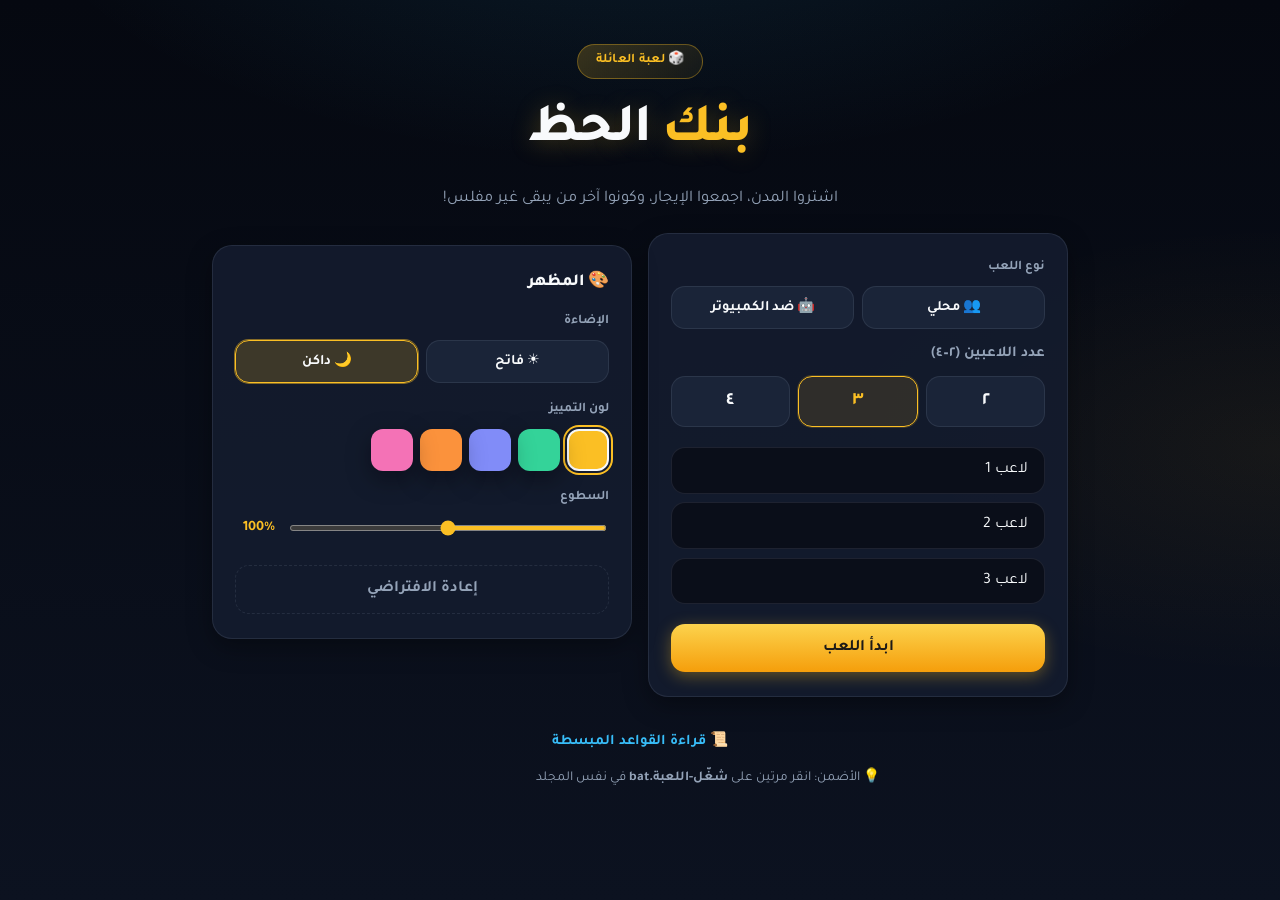
<file: index.html>
<!DOCTYPE html>
<html lang="ar" dir="rtl">
<head>
  <meta charset="UTF-8" />
  <meta name="viewport" content="width=device-width, initial-scale=1, viewport-fit=cover" />
  <meta name="theme-color" content="#0c1220" />
  <title>بنك الحظ — لعبة العائلة</title>
  <link rel="preconnect" href="https://fonts.googleapis.com" />
  <link rel="preconnect" href="https://fonts.gstatic.com" crossorigin />
  <link href="https://fonts.googleapis.com/css2?family=Tajawal:wght@400;500;700;800&display=swap" rel="stylesheet" />
  <script>
    (function () {
      try {
        var p = JSON.parse(localStorage.getItem("bankAlHazz_appearance_v1") || "{}");
        var r = document.documentElement;
        r.dataset.theme = p.theme || "dark";
        r.dataset.accent = p.accent || "gold";
        if (p.brightness) r.style.setProperty("--ui-bright", String(p.brightness / 100));
      } catch (e) {}
    })();
  </script>
  <style>
:root {
  --radius: 14px;
  --radius-lg: 20px;
  --ease-out: cubic-bezier(0.22, 1, 0.36, 1);
  --board-size: min(94vw, 580px);
  --ui-bright: 1;
  --glow: rgba(251, 191, 36, 0.15);
  font-family: "Tajawal", "Segoe UI", Tahoma, system-ui, sans-serif;
}

html[data-theme="dark"] {
  color-scheme: dark;
  --bg-deep: #050810;
  --bg: #0c1220;
  --surface: #141c2e;
  --surface-2: #1a2438;
  --surface-glass: rgba(20, 28, 46, 0.92);
  --border: rgba(148, 163, 184, 0.14);
  --text: #f8fafc;
  --text-muted: #94a3b8;
  --text-dim: #64748b;
  --accent: #38bdf8;
  --success: #4ade80;
  --danger: #fb7185;
  --board-frame: #0d3d2a;
  --board-inner: #115e3a;
  --cell-bg: #fffdf7;
  --cell-text: #0f172a;
  --shadow: 0 20px 50px rgba(0, 0, 0, 0.55);
  --shadow-soft: 0 8px 24px rgba(0, 0, 0, 0.35);
  --hero-glow: rgba(56, 189, 248, 0.12);
  --hero-glow-2: rgba(251, 191, 36, 0.06);
  --die-face: linear-gradient(145deg, #ffffff, #f1f5f9);
  --die-text: #0f172a;
  --die-shadow: #cbd5e1;
}

html[data-theme="light"] {
  color-scheme: light;
  --bg-deep: #e2e8f0;
  --bg: #f1f5f9;
  --surface: #ffffff;
  --surface-2: #f8fafc;
  --surface-glass: rgba(255, 255, 255, 0.94);
  --border: rgba(15, 23, 42, 0.1);
  --text: #0f172a;
  --text-muted: #475569;
  --text-dim: #64748b;
  --accent: #0284c7;
  --success: #059669;
  --danger: #e11d48;
  --board-frame: #166534;
  --board-inner: #15803d;
  --cell-bg: #fffef9;
  --cell-text: #0f172a;
  --shadow: 0 16px 40px rgba(15, 23, 42, 0.12);
  --shadow-soft: 0 6px 20px rgba(15, 23, 42, 0.08);
  --hero-glow: rgba(2, 132, 199, 0.08);
  --hero-glow-2: rgba(245, 158, 11, 0.08);
  --die-face: linear-gradient(145deg, #fff, #f8fafc);
  --die-text: #0f172a;
  --die-shadow: #94a3b8;
}

html[data-accent="gold"] {
  --primary: #fbbf24;
  --primary-hover: #f59e0b;
  --border-strong: rgba(251, 191, 36, 0.5);
  --glow: rgba(251, 191, 36, 0.18);
}

html[data-accent="emerald"] {
  --primary: #34d399;
  --primary-hover: #10b981;
  --border-strong: rgba(52, 211, 153, 0.5);
  --glow: rgba(52, 211, 153, 0.18);
}

html[data-accent="royal"] {
  --primary: #818cf8;
  --primary-hover: #6366f1;
  --border-strong: rgba(129, 140, 248, 0.5);
  --glow: rgba(129, 140, 248, 0.2);
}

html[data-accent="sunset"] {
  --primary: #fb923c;
  --primary-hover: #ea580c;
  --border-strong: rgba(251, 146, 60, 0.5);
  --glow: rgba(251, 146, 60, 0.18);
}

html[data-accent="rose"] {
  --primary: #f472b6;
  --primary-hover: #ec4899;
  --border-strong: rgba(244, 114, 182, 0.5);
  --glow: rgba(244, 114, 182, 0.18);
}

*,
*::before,
*::after {
  box-sizing: border-box;
}

html {
  scroll-behavior: smooth;
}

body {
  margin: 0;
  min-height: 100dvh;
  min-height: 100svh;
  background:
    radial-gradient(ellipse 90% 60% at 50% -15%, var(--hero-glow), transparent 55%),
    radial-gradient(ellipse 70% 50% at 100% 50%, var(--hero-glow-2), transparent 50%),
    linear-gradient(180deg, var(--bg-deep) 0%, var(--bg) 100%);
  color: var(--text);
  line-height: 1.55;
  -webkit-font-smoothing: antialiased;
  transition: background 0.35s var(--ease-out), color 0.25s;
}

#app {
  max-width: 1240px;
  margin: 0 auto;
  padding: max(0.75rem, env(safe-area-inset-top)) max(1rem, env(safe-area-inset-right))
    max(2rem, env(safe-area-inset-bottom)) max(1rem, env(safe-area-inset-left));
  filter: brightness(var(--ui-bright));
  transition: filter 0.25s var(--ease-out);
}

.screen {
  display: none;
  opacity: 0;
  transform: translateY(12px);
}

.screen.active {
  display: block;
  animation: screenIn 0.45s var(--ease-out) forwards;
}

@keyframes screenIn {
  to {
    opacity: 1;
    transform: none;
  }
}

.hero {
  text-align: center;
  padding: 2rem 0 1.25rem;
}

.hero-badge {
  display: inline-flex;
  align-items: center;
  gap: 0.35rem;
  background: linear-gradient(135deg, rgba(251, 191, 36, 0.2), rgba(251, 191, 36, 0.05));
  border: 1px solid rgba(251, 191, 36, 0.35);
  padding: 0.4rem 1.1rem;
  border-radius: 999px;
  font-size: 0.82rem;
  font-weight: 700;
  color: var(--primary);
  letter-spacing: 0.02em;
}

.hero h1 {
  font-size: clamp(2.4rem, 9vw, 3.4rem);
  font-weight: 800;
  margin: 0.65rem 0 0;
  letter-spacing: -0.02em;
  color: var(--text);
  text-shadow: 0 2px 24px rgba(251, 191, 36, 0.25);
}

.hero h1 span {
  color: var(--primary);
}

.hero-sub {
  color: var(--text-muted);
  max-width: 30rem;
  margin: 0.85rem auto 0;
  font-size: 1.02rem;
}

.card {
  background: var(--surface-glass);
  backdrop-filter: blur(12px);
  border-radius: var(--radius-lg);
  padding: 1.5rem 1.35rem;
  box-shadow: var(--shadow-soft);
  border: 1px solid var(--border);
}

.setup-card {
  max-width: 440px;
  margin: 0 auto 1rem;
}

.field-label {
  display: block;
  font-weight: 700;
  font-size: 0.95rem;
  color: var(--text-muted);
  margin-bottom: 0.65rem;
}

.player-count {
  display: grid;
  grid-template-columns: repeat(3, 1fr);
  gap: 0.5rem;
  margin-bottom: 1.25rem;
}

.count-btn {
  padding: 0.8rem;
  border: 1px solid var(--border);
  background: var(--surface-2);
  color: var(--text);
  border-radius: var(--radius);
  font-family: inherit;
  font-size: 1.2rem;
  font-weight: 700;
  cursor: pointer;
  transition: border-color 0.2s, background 0.2s, transform 0.15s var(--ease-out);
}

.count-btn:hover {
  border-color: rgba(56, 189, 248, 0.5);
  transform: translateY(-1px);
}

.count-btn.selected {
  border-color: var(--primary);
  background: rgba(251, 191, 36, 0.12);
  color: var(--primary);
  box-shadow: 0 0 0 1px rgba(251, 191, 36, 0.2);
}

.name-fields {
  display: flex;
  flex-direction: column;
  gap: 0.55rem;
  margin-bottom: 1.25rem;
}

.name-fields input {
  width: 100%;
  padding: 0.8rem 1rem;
  border-radius: var(--radius);
  border: 1px solid var(--border);
  background: rgba(5, 8, 16, 0.6);
  color: var(--text);
  font-family: inherit;
  font-size: 1rem;
  transition: border-color 0.2s, box-shadow 0.2s;
}

.name-fields input:focus {
  outline: none;
  border-color: var(--accent);
  box-shadow: 0 0 0 3px rgba(56, 189, 248, 0.15);
}

.setup-actions {
  display: flex;
  flex-direction: column;
  gap: 0.55rem;
}

.btn {
  padding: 0.9rem 1.35rem;
  border: none;
  border-radius: var(--radius);
  font-family: inherit;
  font-size: 1rem;
  font-weight: 700;
  cursor: pointer;
  transition: transform 0.15s var(--ease-out), box-shadow 0.2s, filter 0.2s;
}

.btn:hover:not(:disabled) {
  filter: brightness(1.06);
  transform: translateY(-1px);
}

.btn:active:not(:disabled) {
  transform: scale(0.98);
}

.btn-primary {
  background: linear-gradient(180deg, #fcd34d 0%, var(--primary-hover) 100%);
  color: #1c1917;
  box-shadow: 0 4px 16px rgba(251, 191, 36, 0.35);
}

.btn-secondary {
  background: var(--surface-2);
  color: var(--text);
  border: 1px solid var(--border);
}

.link-btn {
  display: block;
  margin: 1rem auto 0;
  background: none;
  border: none;
  color: var(--accent);
  font-family: inherit;
  font-size: 0.92rem;
  font-weight: 600;
  cursor: pointer;
}

.link-btn:hover {
  text-decoration: underline;
}

.hidden {
  display: none !important;
}

/* ——— اللعب ——— */
.game-topbar {
  display: flex;
  align-items: center;
  justify-content: space-between;
  margin-bottom: 1rem;
  padding: 0.65rem 0.85rem;
  background: var(--surface-glass);
  border: 1px solid var(--border);
  border-radius: var(--radius-lg);
  backdrop-filter: blur(8px);
}

.topbar-title {
  font-weight: 800;
  font-size: 1.05rem;
  display: flex;
  align-items: center;
  gap: 0.45rem;
}

.topbar-actions {
  display: flex;
  gap: 0.4rem;
}

.icon-btn {
  width: 40px;
  height: 40px;
  border-radius: 10px;
  border: 1px solid var(--border);
  background: var(--surface-2);
  cursor: pointer;
  font-size: 1rem;
  transition: background 0.2s, transform 0.15s;
}

.icon-btn:hover {
  background: var(--surface);
  transform: scale(1.05);
}

.icon-btn.danger:hover {
  background: rgba(251, 113, 133, 0.15);
  border-color: rgba(251, 113, 133, 0.35);
}

.game-layout {
  display: grid;
  gap: 1rem;
  grid-template-columns: 1fr;
}

@media (min-width: 920px) {
  .game-layout {
    grid-template-columns: minmax(260px, 300px) 1fr;
    align-items: start;
  }
}

.sidebar {
  display: flex;
  flex-direction: column;
  gap: 0.55rem;
}

@media (max-width: 919px) {
  .game-layout {
    grid-template-areas:
      "board"
      "players"
      "log";
  }

  .board-wrap {
    grid-area: board;
  }

  .sidebar {
    grid-area: players;
    flex-direction: row;
    overflow-x: auto;
    gap: 0.5rem;
    padding-bottom: 0.35rem;
    scroll-snap-type: x mandatory;
    -webkit-overflow-scrolling: touch;
  }

  .sidebar-title {
    display: none;
  }

  .player-card {
    min-width: min(78vw, 260px);
    flex-shrink: 0;
    scroll-snap-align: start;
  }

  #log-panel {
    grid-area: log;
  }

  --board-size: min(98vw, 540px);
}

.sidebar-title {
  font-size: 0.75rem;
  font-weight: 700;
  text-transform: uppercase;
  letter-spacing: 0.08em;
  color: var(--text-dim);
  padding: 0 0.25rem 0.35rem;
}

.player-card {
  background: var(--surface);
  border-radius: var(--radius);
  padding: 0.9rem 1rem;
  border: 1px solid var(--border);
  border-right: 4px solid transparent;
  transition: border-color 0.25s, box-shadow 0.25s, transform 0.25s var(--ease-out);
}

.player-card.active-turn {
  border-color: var(--border-strong);
  border-right-color: var(--primary);
  box-shadow: 0 0 24px rgba(251, 191, 36, 0.12);
  transform: translateX(-2px);
}

.player-card.bankrupt {
  opacity: 0.35;
  filter: grayscale(0.8);
}

.player-head {
  display: flex;
  align-items: center;
  gap: 0.55rem;
  margin-bottom: 0.4rem;
}

.player-token {
  width: 32px;
  height: 32px;
  border-radius: 10px;
  display: grid;
  place-items: center;
  font-size: 0.75rem;
  font-weight: 800;
  color: #fff;
  box-shadow: inset 0 -2px 0 rgba(0, 0, 0, 0.15);
}

.player-name {
  font-weight: 700;
  flex: 1;
  font-size: 0.98rem;
}

.player-money {
  font-size: 1.25rem;
  font-weight: 800;
  color: var(--primary);
  font-variant-numeric: tabular-nums;
}

.player-meta {
  font-size: 0.78rem;
  color: var(--text-dim);
  margin-top: 0.15rem;
}

.player-props {
  display: flex;
  flex-wrap: wrap;
  gap: 0.3rem;
  margin-top: 0.45rem;
}

.player-props span {
  display: inline-block;
  background: rgba(0, 0, 0, 0.25);
  border: 1px solid var(--border);
  padding: 0.2rem 0.45rem;
  border-radius: 6px;
  font-size: 0.68rem;
  color: var(--text-muted);
}

.player-props .empty {
  border-style: dashed;
  opacity: 0.7;
}

.board-wrap {
  display: flex;
  flex-direction: column;
  align-items: center;
  gap: 0.85rem;
}

.board {
  --cell: calc(var(--board-size) / 8);
  width: var(--board-size);
  height: var(--board-size);
  display: grid;
  grid-template-columns: var(--cell) repeat(6, var(--cell)) var(--cell);
  grid-template-rows: var(--cell) repeat(6, var(--cell)) var(--cell);
  gap: 3px;
  background: linear-gradient(145deg, var(--board-inner), var(--board-frame));
  border-radius: 16px;
  padding: 8px;
  box-shadow: var(--shadow), inset 0 1px 0 rgba(255, 255, 255, 0.08);
  position: relative;
}

.cell {
  background: var(--cell-bg);
  color: var(--cell-text);
  border-radius: 6px;
  font-size: clamp(0.5rem, 2vw, 0.68rem);
  padding: 3px 2px;
  position: relative;
  overflow: hidden;
  display: flex;
  flex-direction: column;
  min-height: 0;
  border: 1px solid rgba(15, 23, 42, 0.08);
  transition: transform 0.2s var(--ease-out), box-shadow 0.2s;
}

.cell.cell-focus {
  z-index: 2;
  transform: scale(1.06);
  box-shadow: 0 0 0 2px var(--primary), 0 8px 20px rgba(251, 191, 36, 0.35);
  animation: cellPulse 0.6s var(--ease-out);
}

@keyframes cellPulse {
  0% {
    box-shadow: 0 0 0 0 rgba(251, 191, 36, 0.6);
  }
  100% {
    box-shadow: 0 0 0 2px var(--primary), 0 8px 20px rgba(251, 191, 36, 0.35);
  }
}

.cell.corner {
  background: linear-gradient(160deg, #fef3c7, #fde68a);
  font-weight: 800;
  justify-content: center;
  align-items: center;
  text-align: center;
}

.cell.special {
  background: linear-gradient(180deg, #f1f5f9, #e2e8f0);
}

.cell .color-bar {
  height: 8px;
  width: 100%;
  flex-shrink: 0;
  border-radius: 4px 4px 0 0;
}

.cell .cell-name {
  flex: 1;
  display: flex;
  align-items: center;
  justify-content: center;
  text-align: center;
  font-weight: 700;
  line-height: 1.2;
  padding: 2px 1px;
}

.cell .cell-price {
  font-size: 0.58em;
  font-weight: 600;
  color: #64748b;
  text-align: center;
  padding-bottom: 2px;
}

.cell-owned {
  background: #fffef5;
}

.cell .owner-mark {
  position: absolute;
  top: 2px;
  left: 2px;
  width: 6px;
  height: 6px;
  border-radius: 50%;
  box-shadow: 0 0 0 1px rgba(0, 0, 0, 0.15);
}

.cell .tokens {
  position: absolute;
  bottom: 2px;
  left: 2px;
  right: 2px;
  display: flex;
  flex-wrap: wrap;
  gap: 2px;
  justify-content: center;
  min-height: 12px;
}

.mini-token {
  width: 11px;
  height: 11px;
  border-radius: 50%;
  border: 1.5px solid #fff;
  box-shadow: 0 1px 3px rgba(0, 0, 0, 0.35);
  transition: transform 0.15s var(--ease-out);
}

.cell-focus .mini-token {
  transform: scale(1.15);
}

.board-center {
  grid-column: 2 / 8;
  grid-row: 2 / 8;
  background:
    radial-gradient(circle at 50% 30%, rgba(251, 191, 36, 0.08), transparent 55%),
    linear-gradient(165deg, #0f172a 0%, #1e293b 100%);
  border-radius: 12px;
  display: flex;
  flex-direction: column;
  align-items: center;
  justify-content: center;
  color: var(--text);
  text-align: center;
  padding: 1rem;
  border: 1px solid var(--border);
}

.board-center h2 {
  margin: 0;
  font-size: clamp(1.1rem, 4vw, 1.5rem);
  font-weight: 800;
  color: var(--primary);
}

.board-center .center-turn {
  margin-top: 0.75rem;
  padding: 0.5rem 0.85rem;
  background: rgba(0, 0, 0, 0.35);
  border-radius: 999px;
  font-size: 0.8rem;
  border: 1px solid var(--border);
  max-width: 100%;
}

.board-center .center-turn strong {
  color: var(--text);
}

.cell[data-i="0"] { grid-column: 8; grid-row: 8; }
.cell[data-i="1"] { grid-column: 7; grid-row: 8; }
.cell[data-i="2"] { grid-column: 6; grid-row: 8; }
.cell[data-i="3"] { grid-column: 5; grid-row: 8; }
.cell[data-i="4"] { grid-column: 4; grid-row: 8; }
.cell[data-i="5"] { grid-column: 3; grid-row: 8; }
.cell[data-i="6"] { grid-column: 2; grid-row: 8; }
.cell[data-i="7"] { grid-column: 1; grid-row: 8; }
.cell[data-i="8"] { grid-column: 1; grid-row: 7; }
.cell[data-i="9"] { grid-column: 1; grid-row: 6; }
.cell[data-i="10"] { grid-column: 1; grid-row: 5; }
.cell[data-i="11"] { grid-column: 1; grid-row: 4; }
.cell[data-i="12"] { grid-column: 1; grid-row: 3; }
.cell[data-i="13"] { grid-column: 1; grid-row: 2; }
.cell[data-i="14"] { grid-column: 1; grid-row: 1; }
.cell[data-i="15"] { grid-column: 2; grid-row: 1; }
.cell[data-i="16"] { grid-column: 3; grid-row: 1; }
.cell[data-i="17"] { grid-column: 4; grid-row: 1; }
.cell[data-i="18"] { grid-column: 5; grid-row: 1; }
.cell[data-i="19"] { grid-column: 6; grid-row: 1; }
.cell[data-i="20"] { grid-column: 7; grid-row: 1; }
.cell[data-i="21"] { grid-column: 8; grid-row: 1; }
.cell[data-i="22"] { grid-column: 8; grid-row: 2; }
.cell[data-i="23"] { grid-column: 8; grid-row: 3; }
.cell[data-i="24"] { grid-column: 8; grid-row: 4; }
.cell[data-i="25"] { grid-column: 8; grid-row: 5; }
.cell[data-i="26"] { grid-column: 8; grid-row: 6; }
.cell[data-i="27"] { grid-column: 8; grid-row: 7; }

.dice-area {
  width: 100%;
  max-width: var(--board-size);
  background: var(--surface-glass);
  border: 1px solid var(--border);
  border-radius: var(--radius-lg);
  padding: 1.1rem 1rem 1.25rem;
  text-align: center;
  backdrop-filter: blur(10px);
}

.event-strip {
  min-height: 2.25rem;
  margin-bottom: 0.85rem;
  padding: 0.5rem 0.75rem;
  background: rgba(0, 0, 0, 0.3);
  border-radius: var(--radius);
  border: 1px solid var(--border);
  font-size: 0.88rem;
  color: var(--text-muted);
  line-height: 1.4;
  transition: opacity 0.3s, transform 0.3s var(--ease-out);
}

.event-strip.flash {
  animation: stripFlash 0.5s var(--ease-out);
}

@keyframes stripFlash {
  from {
    background: rgba(251, 191, 36, 0.15);
    color: var(--text);
  }
}

.turn-banner {
  margin-bottom: 0.85rem;
  min-height: 2.5rem;
  display: flex;
  align-items: center;
  justify-content: center;
}

.turn-pill {
  display: inline-flex;
  align-items: center;
  gap: 0.5rem;
  padding: 0.45rem 1rem 0.45rem 0.65rem;
  background: var(--surface-2);
  border: 1px solid var(--border);
  border-radius: 999px;
  font-size: 0.95rem;
}

.turn-dot {
  width: 10px;
  height: 10px;
  border-radius: 50%;
  box-shadow: 0 0 8px currentColor;
  animation: turnBlink 1.5s ease infinite;
}

@keyframes turnBlink {
  0%, 100% { opacity: 1; }
  50% { opacity: 0.5; }
}

.turn-pill .tag {
  font-size: 0.72rem;
  padding: 0.15rem 0.45rem;
  background: rgba(251, 113, 133, 0.2);
  color: var(--danger);
  border-radius: 6px;
  font-weight: 700;
}

.dice-row {
  display: flex;
  justify-content: center;
  align-items: center;
  gap: 1.25rem;
  margin-bottom: 0.45rem;
}

.die {
  width: 64px;
  height: 64px;
  background: var(--die-face);
  color: var(--die-text);
  border-radius: 14px;
  display: grid;
  place-items: center;
  font-size: 2rem;
  font-weight: 800;
  box-shadow: 0 6px 0 var(--die-shadow), 0 10px 24px rgba(0, 0, 0, 0.25);
  transition: transform 0.35s var(--ease-out);
}

.die.rolling {
  animation: dieRoll 0.12s ease infinite;
}

.die.landed {
  animation: dieLand 0.45s var(--ease-out);
}

@keyframes dieRoll {
  0%, 100% { transform: rotate(-8deg) translateY(0); }
  50% { transform: rotate(8deg) translateY(-4px); }
}

@keyframes dieLand {
  0% { transform: scale(1.15) rotate(5deg); }
  100% { transform: none; }
}

.dice-sum {
  color: var(--text-muted);
  font-size: 0.92rem;
  font-weight: 600;
  min-height: 1.35em;
  margin: 0 0 1rem;
}

.dice-sum .double {
  color: var(--primary);
}

.action-buttons {
  display: flex;
  flex-wrap: wrap;
  gap: 0.55rem;
  justify-content: center;
}

.action-buttons .btn {
  min-width: 140px;
}

.btn:disabled {
  opacity: 0.45;
  cursor: not-allowed;
  transform: none !important;
}

.log-panel {
  margin-top: 1rem;
  background: var(--surface);
  border-radius: var(--radius-lg);
  overflow: hidden;
  border: 1px solid var(--border);
}

.log-toggle {
  width: 100%;
  padding: 0.7rem 1rem;
  background: var(--surface-2);
  border: none;
  color: var(--text-muted);
  font-family: inherit;
  font-weight: 600;
  font-size: 0.88rem;
  cursor: pointer;
  text-align: right;
}

.game-log {
  list-style: none;
  margin: 0;
  padding: 0.65rem 1rem 0.85rem;
  max-height: 140px;
  overflow-y: auto;
  font-size: 0.82rem;
  color: var(--text-dim);
}

.game-log.collapsed {
  display: none;
}

.game-log li {
  padding: 0.35rem 0;
  border-bottom: 1px solid var(--border);
}

.game-log li:first-child {
  color: var(--text-muted);
  font-weight: 600;
}

.win-card {
  max-width: 420px;
  margin: 3rem auto;
  text-align: center;
  background: var(--surface-glass);
  padding: 2.25rem 1.75rem;
  border-radius: var(--radius-lg);
  box-shadow: var(--shadow);
  border: 1px solid var(--border-strong);
}

.confetti {
  font-size: 3.5rem;
  animation: confettiPop 0.6s var(--ease-out);
}

@keyframes confettiPop {
  from { transform: scale(0.5); opacity: 0; }
  to { transform: none; opacity: 1; }
}

.win-card h2 {
  color: var(--primary);
  font-size: 2rem;
  margin: 0.5rem 0;
}

.modal {
  border: none;
  border-radius: var(--radius-lg);
  padding: 0;
  max-width: min(92vw, 500px);
  background: var(--surface);
  color: var(--text);
  box-shadow: var(--shadow);
  border: 1px solid var(--border);
}

.modal::backdrop {
  background: rgba(5, 8, 16, 0.75);
  backdrop-filter: blur(4px);
}

.modal-inner {
  padding: 1.5rem 1.35rem;
}

.modal-inner h2,
.modal-inner h3 {
  margin-top: 0;
  color: var(--text);
}

.modal-inner h3 {
  font-size: 1.25rem;
  color: var(--primary);
}

.rules-list {
  padding-right: 1.15rem;
  line-height: 1.7;
  color: var(--text-muted);
}

.rules-list li {
  margin-bottom: 0.55rem;
}

.rules-list strong {
  color: var(--text);
}

.modal-actions {
  display: flex;
  flex-wrap: wrap;
  gap: 0.5rem;
  margin-top: 1.15rem;
}

.modal-actions .btn {
  flex: 1;
  min-width: 100px;
}

/* ——— المظهر ——— */
.appearance-card {
  max-width: 440px;
  margin: 0.75rem auto 1rem;
}

.appearance-title {
  margin: 0 0 1rem;
  font-size: 1.05rem;
  font-weight: 800;
  display: flex;
  align-items: center;
  gap: 0.4rem;
}

.appearance-block {
  margin-bottom: 1.1rem;
}

.appearance-block:last-child {
  margin-bottom: 0;
}

.appearance-label {
  display: block;
  font-size: 0.82rem;
  font-weight: 700;
  color: var(--text-muted);
  margin-bottom: 0.5rem;
}

.theme-toggle {
  display: grid;
  grid-template-columns: 1fr 1fr;
  gap: 0.45rem;
}

.theme-btn {
  padding: 0.65rem 0.75rem;
  border-radius: var(--radius);
  border: 1px solid var(--border);
  background: var(--surface-2);
  color: var(--text);
  font-family: inherit;
  font-weight: 700;
  font-size: 0.9rem;
  cursor: pointer;
  transition: border-color 0.2s, background 0.2s, box-shadow 0.2s;
}

.theme-btn.selected {
  border-color: var(--primary);
  background: var(--glow);
  box-shadow: 0 0 0 1px var(--border-strong);
}

.accent-swatches {
  display: flex;
  flex-wrap: wrap;
  gap: 0.45rem;
}

.swatch {
  width: 42px;
  height: 42px;
  border-radius: 12px;
  border: 2px solid transparent;
  cursor: pointer;
  transition: transform 0.15s var(--ease-out), box-shadow 0.2s;
  box-shadow: var(--shadow-soft);
}

.swatch:hover {
  transform: scale(1.08);
}

.swatch.selected {
  border-color: var(--text);
  box-shadow: 0 0 0 2px var(--surface), 0 0 0 4px var(--primary);
}

.brightness-row {
  display: flex;
  align-items: center;
  gap: 0.75rem;
}

.brightness-row input[type="range"] {
  flex: 1;
  accent-color: var(--primary);
  height: 6px;
}

.brightness-value {
  font-variant-numeric: tabular-nums;
  font-weight: 700;
  min-width: 2.5rem;
  color: var(--primary);
  font-size: 0.9rem;
}

.btn-ghost {
  background: transparent;
  border: 1px dashed var(--border);
  color: var(--text-muted);
  margin-top: 0.5rem;
  width: 100%;
}

.mode-btn.selected,
.cpu-btn.selected {
  border-color: var(--primary);
  background: var(--glow);
  color: var(--primary);
}

.cpu-thinking {
  margin: 0;
  padding: 0.65rem 1rem;
  background: var(--glow);
  border: 1px solid var(--border-strong);
  border-radius: var(--radius);
  font-weight: 700;
  color: var(--primary);
  animation: cpuPulse 1.2s ease infinite;
}

@keyframes cpuPulse {
  0%, 100% { opacity: 1; }
  50% { opacity: 0.65; }
}

.cpu-tag {
  font-size: 0.65rem;
  padding: 0.1rem 0.35rem;
  border-radius: 4px;
  background: var(--glow);
  color: var(--primary);
  font-weight: 800;
  vertical-align: middle;
}

.setup-grid {
  display: flex;
  flex-direction: column;
  gap: 0;
}

@media (min-width: 768px) {
  .setup-grid {
    flex-direction: row;
    align-items: flex-start;
    justify-content: center;
    gap: 1rem;
    flex-wrap: wrap;
  }

  .setup-card,
  .appearance-card {
    flex: 1 1 320px;
    max-width: 420px;
    margin-left: 0;
    margin-right: 0;
  }
}

@media (min-width: 1100px) {
  --board-size: min(56vmin, 640px);
}

@media (max-width: 480px) {
  .die {
    width: 56px;
    height: 56px;
    font-size: 1.65rem;
  }

  .player-card.active-turn {
    transform: none;
  }

  .action-buttons .btn {
    min-width: 100%;
  }

  .game-topbar {
    flex-wrap: wrap;
    gap: 0.5rem;
  }
}

@media (prefers-reduced-motion: reduce) {
  *,
  *::before,
  *::after {
    animation-duration: 0.01ms !important;
    transition-duration: 0.01ms !important;
  }
}

</style>
</head>
<body>
  <div id="app">
    <!-- شاشة البداية -->
    <section id="screen-setup" class="screen active">
      <header class="hero">
        <div class="hero-badge">🎲 لعبة العائلة</div>
        <h1><span>بنك</span> الحظ</h1>
        <p class="hero-sub">اشتروا المدن، اجمعوا الإيجار، وكونوا آخر من يبقى غير مفلس!</p>
      </header>

      <div class="setup-grid">
        <div class="card setup-card">
          <span class="appearance-label">نوع اللعب</span>
          <div class="mode-toggle theme-toggle" role="group" aria-label="نوع اللعب">
            <button type="button" class="mode-btn theme-btn selected" data-mode="local">👥 محلي</button>
            <button type="button" class="mode-btn theme-btn" data-mode="cpu">🤖 ضد الكمبيوتر</button>
          </div>

          <div id="local-player-count" class="appearance-block" style="margin-top:0.85rem">
            <label class="field-label">عدد اللاعبين (٢–٤)</label>
            <div class="player-count" role="group" aria-label="عدد اللاعبين">
              <button type="button" class="count-btn" data-count="2">٢</button>
              <button type="button" class="count-btn selected" data-count="3">٣</button>
              <button type="button" class="count-btn" data-count="4">٤</button>
            </div>
          </div>

          <div id="cpu-options" class="hidden appearance-block" style="margin-top:0.85rem">
            <span class="appearance-label">عدد خصوم الكمبيوتر (١–٣)</span>
            <div class="player-count" role="group" aria-label="عدد الخصوم">
              <button type="button" class="cpu-btn theme-btn selected" data-cpu="1">١</button>
              <button type="button" class="cpu-btn theme-btn" data-cpu="2">٢</button>
              <button type="button" class="cpu-btn theme-btn" data-cpu="3">٣</button>
            </div>
          </div>

          <div id="name-fields" class="name-fields"></div>

          <div class="setup-actions">
            <button type="button" id="btn-resume" class="btn btn-secondary hidden">متابعة اللعبة المحفوظة</button>
            <button type="button" id="btn-start" class="btn btn-primary">ابدأ اللعب</button>
          </div>
        </div>

        <div class="card appearance-card">
          <h2 class="appearance-title">🎨 المظهر</h2>
          <div class="appearance-block">
            <span class="appearance-label">الإضاءة</span>
            <div class="theme-toggle" role="group" aria-label="وضع الإضاءة">
              <button type="button" class="theme-btn" data-theme="light">☀️ فاتح</button>
              <button type="button" class="theme-btn" data-theme="dark">🌙 داكن</button>
            </div>
          </div>
          <div class="appearance-block">
            <span class="appearance-label">لون التمييز</span>
            <div class="accent-swatches accent-swatches-host"></div>
          </div>
          <div class="appearance-block">
            <label class="appearance-label" for="brightness-main">السطوع</label>
            <div class="brightness-row">
              <input id="brightness-main" class="brightness-range" type="range" min="85" max="115" value="100" />
              <span class="brightness-value">100%</span>
            </div>
          </div>
          <button type="button" id="btn-reset-appearance" class="btn btn-ghost">إعادة الافتراضي</button>
        </div>
      </div>

      <button type="button" id="btn-rules-setup" class="link-btn">📜 قراءة القواعد المبسطة</button>
      <p class="hero-sub" style="font-size:0.85rem;margin-top:1rem">💡 الأضمن: انقر مرتين على <strong>شغّل-اللعبة.bat</strong> في نفس المجلد</p>
    </section>

    <!-- شاشة اللعب -->
    <section id="screen-game" class="screen">
      <header class="game-topbar">
        <div class="topbar-title">
          <span class="logo-mini">🎲</span>
          <span>بنك الحظ</span>
        </div>
        <div class="topbar-actions">
          <button type="button" id="btn-appearance-game" class="icon-btn" title="المظهر">🎨</button>
          <button type="button" id="btn-rules-game" class="icon-btn" title="القواعد">📜</button>
          <button type="button" id="btn-new-game" class="icon-btn danger" title="لعبة جديدة">🔄</button>
        </div>
      </header>

      <div class="game-layout">
        <aside class="sidebar" id="players-panel"></aside>

        <main class="board-wrap">
          <div id="board" class="board" aria-label="لوحة اللعب"></div>
          <div class="dice-area">
            <div id="event-strip" class="event-strip">مرحباً — اضغط «ابدأ اللعب» ثم ارمِ النرد</div>
            <div class="turn-banner" id="turn-banner"></div>
            <div class="dice-row">
              <div class="die" id="die1"><span>—</span></div>
              <div class="die" id="die2"><span>—</span></div>
            </div>
            <p class="dice-sum" id="dice-sum"></p>
            <div class="action-buttons" id="action-buttons"></div>
          </div>
        </main>
      </div>

      <div id="log-panel" class="log-panel">
        <button type="button" class="log-toggle" id="log-toggle">سجل اللعب ▾</button>
        <ul id="game-log" class="game-log collapsed"></ul>
      </div>
    </section>

    <!-- شاشة الفوز -->
    <section id="screen-win" class="screen">
      <div class="win-card">
        <div class="confetti">🎉</div>
        <h2 id="win-title">فوز!</h2>
        <p id="win-message"></p>
        <button type="button" id="btn-win-new" class="btn btn-primary">لعبة جديدة</button>
        <button type="button" id="btn-win-home" class="btn btn-secondary">العودة للرئيسية</button>
      </div>
    </section>
  </div>

  <dialog id="appearance-dialog" class="modal">
    <div class="modal-inner">
      <h2>🎨 المظهر والألوان</h2>
      <div class="appearance-block">
        <span class="appearance-label">الإضاءة</span>
        <div class="theme-toggle">
          <button type="button" class="theme-btn" data-theme="light">☀️ فاتح</button>
          <button type="button" class="theme-btn" data-theme="dark">🌙 داكن</button>
        </div>
      </div>
      <div class="appearance-block">
        <span class="appearance-label">لون التمييز</span>
        <div class="accent-swatches accent-swatches-host"></div>
      </div>
      <div class="appearance-block">
        <label class="appearance-label">السطوع</label>
        <div class="brightness-row">
          <input class="brightness-range" type="range" min="85" max="115" value="100" />
          <span class="brightness-value">100%</span>
        </div>
      </div>
      <form method="dialog">
        <button type="submit" class="btn btn-primary">تم</button>
      </form>
    </div>
  </dialog>

  <!-- نافذة القواعد -->
  <dialog id="rules-dialog" class="modal">
    <div class="modal-inner">
      <h2>قواعد مبسطة</h2>
      <ul class="rules-list">
        <li>كل لاعب يبدأ بـ <strong>١٥٠٠</strong> دينار وقطعة على مربع <strong>البداية</strong>.</li>
        <li>بالدور: ارمِ النرد (٢–١٢) وتحرّك. إذا طلع <strong>توتّا</strong> (نفس الرقم على النردين) ترمي مرة أخرى بعد انتهاء دورك (حد أقصى ٣ توتا متتالية).</li>
        <li>مرور أو وقوف على <strong>البداية</strong>: تحصل على <strong>٢٠٠</strong> دينار.</li>
        <li>مربع <strong>مدينة</strong> غير مملوكة: يمكنك الشراء بالسعر المعروض أو تخطي الشراء.</li>
        <li>مربع مدينة مملوكة لغيرك: تدفع <strong>إيجار</strong> حسب السعر على المربع.</li>
        <li><strong>البنك</strong>: يدفع ويستلم؛ لا يمكنك الاقتراض. إذا لم تكفِ أموالك للدفع تُباع ممتلكاتك تلقائياً للبنك (نصف السعر) حتى تسدّد أو <strong>تفلس</strong>.</li>
        <li><strong>الضريبة</strong>: ١٠٠ أو ٢٠٠ دينار حسب المربع.</li>
        <li><strong>كرت الحظ</strong>: اسحب كرتاً وتنفّذ ما عليه فوراً.</li>
        <li><strong>السجن</strong>: عند «اذهب إلى السجن» تنتقل للسجن. للخروج: ادفع <strong>٥٠</strong>، أو ارمِ توتا، أو انتظر ٣ دورات (بدون حركة).</li>
        <li>زيارة السجن أو الانتظار المجاني: لا شيء يحدث.</li>
        <li>وضع <strong>ضد الكمبيوتر</strong>: أنت ضد ١–٣ خصوم آليين (شراء وإيجار تلقائي).</li>
        <li>آخر لاعب <strong>غير مفلس</strong> يفوز!</li>
      </ul>
      <form method="dialog">
        <button class="btn btn-primary">فهمت</button>
      </form>
    </div>
  </dialog>

  <!-- نافذة إجراء -->
  <dialog id="action-dialog" class="modal">
    <div class="modal-inner" id="action-dialog-body"></div>
  </dialog>

  <script>
(function () {
  "use strict";

  const STORAGE_KEY = "bankAlHazz_save_v1";
  const APPEARANCE_KEY = "bankAlHazz_appearance_v1";

  const ACCENT_SWATCHES = [
    { id: "gold", color: "#fbbf24" },
    { id: "emerald", color: "#34d399" },
    { id: "royal", color: "#818cf8" },
    { id: "sunset", color: "#fb923c" },
    { id: "rose", color: "#f472b6" },
  ];
  const BOARD_LEN = 28;
  const START_INDEX = 0;
  const JAIL_INDEX = 7;
  const GO_JAIL_INDEX = 21;
  const START_MONEY = 1500;
  const PASS_START_BONUS = 200;
  const JAIL_BAIL = 50;
  const MAX_DOUBLES = 3;

  const PLAYER_COLORS = ["#ef4444", "#3b82f6", "#eab308", "#a855f7"];
  const PLAYER_EMOJI = ["1", "2", "3", "4"];

  const MOVE_STEP_MS = 130;

  /** @type {typeof cells} */
  const cells = [
    { type: "start", name: "البداية", short: "🏁" },
    { type: "property", name: "سوق واقف", price: 60, rent: 6, color: "#7c3aed" },
    { type: "property", name: "حي الصفا", price: 60, rent: 6, color: "#7c3aed" },
    { type: "chance", name: "كرت الحظ", short: "❓" },
    { type: "property", name: "كورنيش جدة", price: 100, rent: 10, color: "#0284c7" },
    { type: "property", name: "برج المملكة", price: 100, rent: 10, color: "#0284c7" },
    { type: "property", name: "العلا", price: 120, rent: 12, color: "#0284c7" },
    { type: "jail", name: "السجن", short: "🔒" },
    { type: "property", name: "مارينا دبي", price: 140, rent: 14, color: "#dc2626" },
    { type: "property", name: "مسقط", price: 140, rent: 14, color: "#dc2626" },
    { type: "tax", name: "ضريبة", amount: 100, short: "💸" },
    { type: "property", name: "الكويت", price: 160, rent: 16, color: "#dc2626" },
    { type: "property", name: "الدوحة", price: 180, rent: 18, color: "#ea580c" },
    { type: "property", name: "المنامة", price: 180, rent: 18, color: "#ea580c" },
    { type: "free", name: "استراحة", short: "☕" },
    { type: "property", name: "القاهرة", price: 200, rent: 20, color: "#ea580c" },
    { type: "chance", name: "كرت الحظ", short: "❓" },
    { type: "property", name: "فاس", price: 220, rent: 22, color: "#0d9488" },
    { type: "property", name: "مراكش", price: 220, rent: 22, color: "#0d9488" },
    { type: "property", name: "تونس", price: 240, rent: 24, color: "#0d9488" },
    { type: "gojail", name: "اذهب للسجن", short: "👮" },
    { type: "property", name: "بيروت", price: 260, rent: 26, color: "#16a34a" },
    { type: "property", name: "عمان", price: 260, rent: 26, color: "#16a34a" },
    { type: "property", name: "دمشق", price: 280, rent: 28, color: "#16a34a" },
    { type: "property", name: "الرياض", price: 300, rent: 30, color: "#ca8a04" },
    { type: "property", name: "أبوظبي", price: 320, rent: 32, color: "#ca8a04" },
    { type: "tax", name: "ضريبة كبيرة", amount: 200, short: "💸" },
    { type: "property", name: "القدس", price: 350, rent: 35, color: "#ca8a04" },
  ];

  const chanceCards = [
    { text: "ارجع إلى البداية واستلم ٢٠٠ دينار.", effect: "goStart" },
    { text: "البنك يمنحك ١٠٠ دينار.", effect: "gain", amount: 100 },
    { text: "ادفع ٥٠ دينار للبنك.", effect: "pay", amount: 50 },
    { text: "اذهب إلى السجن مباشرة.", effect: "jail" },
    { text: "تقدّم ٣ مربعات.", effect: "move", steps: 3 },
    { text: "ارجع ٣ مربعات.", effect: "move", steps: -3 },
    { text: "ادفع ٧٥ دينار (رسوم إصلاح).", effect: "pay", amount: 75 },
    { text: "احصل على ٥٠ دينار من كل لاعب نشط.", effect: "collectAll", amount: 50 },
    { text: "تبرّع ٢٥ دينار للبنك.", effect: "pay", amount: 25 },
    { text: "تقدّم إلى أقرب مدينة (إن وُجدت) — أو ٢٠٠ دينار.", effect: "nearestOrMoney" },
  ];

  /** @type {GameState | null} */
  let state = null;
  let busy = false;
  let selectedCount = 3;
  let gameMode = "local";
  let cpuOpponents = 1;
  let cpuLoopActive = false;

  const CPU_NAMES = ["🤖 كمبيوتر ١", "🤖 كمبيوتر ٢", "🤖 كمبيوتر ٣"];

  const $ = (sel) => document.querySelector(sel);

  function defaultAppearance() {
    return { theme: "dark", accent: "gold", brightness: 100 };
  }

  function loadAppearance() {
    try {
      const raw = localStorage.getItem(APPEARANCE_KEY);
      if (!raw) return defaultAppearance();
      return { ...defaultAppearance(), ...JSON.parse(raw) };
    } catch {
      return defaultAppearance();
    }
  }

  function saveAppearance(prefs) {
    try {
      localStorage.setItem(APPEARANCE_KEY, JSON.stringify(prefs));
    } catch {
      /* ignore */
    }
  }

  function applyAppearance(prefs) {
    const root = document.documentElement;
    root.dataset.theme = prefs.theme;
    root.dataset.accent = prefs.accent;
    root.style.setProperty("--ui-bright", String(prefs.brightness / 100));
    document.querySelectorAll(".theme-btn").forEach((btn) => {
      btn.classList.toggle("selected", btn.dataset.theme === prefs.theme);
    });
    document.querySelectorAll(".swatch").forEach((sw) => {
      sw.classList.toggle("selected", sw.dataset.accent === prefs.accent);
    });
    document.querySelectorAll(".brightness-range").forEach((input) => {
      input.value = String(prefs.brightness);
    });
    document.querySelectorAll(".brightness-value").forEach((el) => {
      el.textContent = `${prefs.brightness}%`;
    });
  }

  function updateAppearance(patch) {
    const prefs = { ...loadAppearance(), ...patch };
    saveAppearance(prefs);
    applyAppearance(prefs);
  }

  function bindAppearanceControls() {
    document.querySelectorAll(".theme-btn").forEach((btn) => {
      btn.addEventListener("click", () => updateAppearance({ theme: btn.dataset.theme }));
    });
    document.querySelectorAll(".swatch").forEach((sw) => {
      sw.addEventListener("click", () => updateAppearance({ accent: sw.dataset.accent }));
    });
    document.querySelectorAll(".brightness-range").forEach((input) => {
      input.addEventListener("input", () => {
        updateAppearance({ brightness: Number(input.value) });
      });
    });
    const reset = $("#btn-reset-appearance");
    if (reset) {
      reset.addEventListener("click", () => {
        const d = defaultAppearance();
        saveAppearance(d);
        applyAppearance(d);
      });
    }
  }

  function openAppearanceDialog() {
    const dlg = $("#appearance-dialog");
    if (dlg && typeof dlg.showModal === "function") dlg.showModal();
  }

  const screens = {
    setup: $("#screen-setup"),
    game: $("#screen-game"),
    win: $("#screen-win"),
  };

  function fmt(n) {
    return n.toLocaleString("ar-EG");
  }

  function log(msg) {
    if (!state) return;
    state.log.unshift(msg);
    if (state.log.length > 80) state.log.pop();
    const strip = document.querySelector("#event-strip");
    if (strip) {
      strip.textContent = msg;
      strip.classList.remove("flash");
      void strip.offsetWidth;
      strip.classList.add("flash");
    }
    saveGame();
    renderLog();
  }

  function createInitialState(configs) {
    const owners = new Array(BOARD_LEN).fill(null);
    const players = configs.map((cfg, i) => ({
      id: i,
      name: (cfg.name || `لاعب ${i + 1}`).trim(),
      isCpu: !!cfg.isCpu,
      money: START_MONEY,
      position: START_INDEX,
      inJail: false,
      jailTurns: 0,
      bankrupt: false,
      color: PLAYER_COLORS[i],
      emoji: cfg.isCpu ? "🤖" : PLAYER_EMOJI[i],
    }));
    return {
      players,
      owners,
      currentPlayerIndex: 0,
      phase: "roll",
      doublesStreak: 0,
      extraRollFromDoubles: false,
      log: ["— بدأت لعبة جديدة —"],
      winnerId: null,
      focusCell: null,
    };
  }

  function boardCellLabel(cell) {
    const compact = window.matchMedia("(max-width: 520px)").matches;
    if (cell.type === "property") {
      if (compact) {
        const w = cell.name.split(/\s+/)[0];
        return w.length > 5 ? w.slice(0, 4) + "…" : w;
      }
      return cell.name;
    }
    return cell.short || cell.name;
  }

  function activePlayers() {
    return state.players.filter((p) => !p.bankrupt);
  }

  function currentPlayer() {
    return state.players[state.currentPlayerIndex];
  }

  function nextPlayerIndex(from) {
    let i = from;
    for (let n = 0; n < state.players.length; n++) {
      i = (i + 1) % state.players.length;
      if (!state.players[i].bankrupt) return i;
    }
    return from;
  }

  function saveGame() {
    if (!state) return;
    try {
      localStorage.setItem(STORAGE_KEY, JSON.stringify(state));
      $("#btn-resume").classList.remove("hidden");
    } catch (_) {
      /* ignore */
    }
  }

  function loadGame() {
    try {
      const raw = localStorage.getItem(STORAGE_KEY);
      if (!raw) return null;
      return JSON.parse(raw);
    } catch {
      return null;
    }
  }

  function clearSave() {
    localStorage.removeItem(STORAGE_KEY);
    $("#btn-resume").classList.add("hidden");
  }

  function showScreen(name) {
    Object.values(screens).forEach((el) => el.classList.remove("active"));
    screens[name].classList.add("active");
  }

  function propertiesOf(playerId) {
    const list = [];
    for (let i = 0; i < BOARD_LEN; i++) {
      if (cells[i].type === "property" && state.owners[i] === playerId) {
        list.push({ index: i, ...cells[i] });
      }
    }
    return list;
  }

  function sellPropertyToBank(cellIndex) {
    const cell = cells[cellIndex];
    if (cell.type !== "property") return 0;
    const ownerId = state.owners[cellIndex];
    if (ownerId == null) return 0;
    const refund = Math.floor(cell.price / 2);
    state.players[ownerId].money += refund;
    state.owners[cellIndex] = null;
    log(`${state.players[ownerId].name} باع ${cell.name} للبنك (+${fmt(refund)}).`);
    return refund;
  }

  function tryPay(player, amount, reason) {
    if (player.bankrupt) return false;
    if (player.money >= amount) {
      player.money -= amount;
      return true;
    }
    while (player.money < amount) {
      const owned = propertiesOf(player.id);
      if (owned.length === 0) {
        declareBankrupt(player, reason);
        return false;
      }
      sellPropertyToBank(owned[0].index);
    }
    if (player.money >= amount) {
      player.money -= amount;
      return true;
    }
    declareBankrupt(player, reason);
    return false;
  }

  function transferMoney(from, to, amount, reason) {
    if (!tryPay(from, amount, reason)) return false;
    if (to) to.money += amount;
    return true;
  }

  function declareBankrupt(player, reason) {
    player.bankrupt = true;
    player.inJail = false;
    log(`💀 ${player.name} أفلس (${reason}).`);
    for (let i = 0; i < BOARD_LEN; i++) {
      if (state.owners[i] === player.id) state.owners[i] = null;
    }
    player.money = 0;
    checkWinner();
    saveGame();
    renderAll();
  }

  function checkWinner() {
    const alive = activePlayers();
    if (alive.length === 1 && state.players.length > 1) {
      state.winnerId = alive[0].id;
      state.phase = "ended";
      saveGame();
      showWin(alive[0]);
    } else if (alive.length === 0) {
      state.phase = "ended";
      saveGame();
    }
  }

  function showWin(player) {
    $("#win-title").textContent = "🎉 فوز!";
    $("#win-message").textContent = `${player.name} هو آخر من بقي غير مفلس! الرصيد: ${fmt(player.money)} دينار.`;
    showScreen("win");
  }

  function syncSetupModeUi() {
    const localBlock = $("#local-player-count");
    const cpuOpts = $("#cpu-options");
    if (localBlock) localBlock.classList.toggle("hidden", gameMode === "cpu");
    if (cpuOpts) cpuOpts.classList.toggle("hidden", gameMode !== "cpu");
    renderNameFields();
  }

  function buildPlayerConfigs() {
    const inputs = [...$("#name-fields").querySelectorAll("input")];
    if (gameMode === "cpu") {
      const human = inputs[0]?.value.trim() || "لاعب";
      const configs = [{ name: human, isCpu: false }];
      for (let i = 0; i < cpuOpponents; i++) {
        configs.push({ name: CPU_NAMES[i], isCpu: true });
      }
      return configs;
    }
    return inputs.map((inp, i) => ({
      name: inp.value.trim() || inp.placeholder || `لاعب ${i + 1}`,
      isCpu: false,
    }));
  }

  function normalizeSavedState(st) {
    if (st?.players) {
      st.players.forEach((p) => {
        if (p.isCpu == null) p.isCpu = false;
      });
    }
    return st;
  }

  function cpuShouldBuy(player, cell) {
    const reserve = 220;
    if (player.money < cell.price + reserve) return false;
    if (player.money >= cell.price + 450) return true;
    return cell.rent / cell.price >= 0.11;
  }

  function cpuShouldPayJail(player) {
    if (player.money < JAIL_BAIL + 200) return false;
    if (player.jailTurns >= 2) return true;
    return player.money >= JAIL_BAIL + 500;
  }

  async function scheduleCpuTurn() {
    if (!state || cpuLoopActive || busy || state.phase === "ended") return;
    const p = currentPlayer();
    if (!p?.isCpu || p.bankrupt) return;
    cpuLoopActive = true;
    try {
      while (state && state.phase !== "ended" && !busy) {
        const cur = currentPlayer();
        if (!cur?.isCpu || cur.bankrupt) break;

        await delay(600);

        if (state.phase === "roll") {
          if (cur.inJail && cpuShouldPayJail(cur)) {
            payJailAndRoll();
            await delay(450);
            if (state.phase !== "roll") continue;
          }
          await doRoll();
          await delay(350);
          if (state.phase === "postRoll") {
            await delay(400);
            endTurn();
            await delay(250);
          }
        } else if (state.phase === "postRoll") {
          await delay(400);
          endTurn();
          await delay(250);
        } else {
          break;
        }
      }
    } finally {
      cpuLoopActive = false;
    }
  }

  function renderNameFields() {
    const wrap = $("#name-fields");
    wrap.innerHTML = "";
    const count = gameMode === "cpu" ? 1 : selectedCount;
    for (let i = 0; i < count; i++) {
      const input = document.createElement("input");
      input.type = "text";
      input.placeholder = gameMode === "cpu" ? "اسمك" : `اسم اللاعب ${i + 1}`;
      input.maxLength = 16;
      input.dataset.index = String(i);
      input.value = gameMode === "cpu" ? "لاعب" : `لاعب ${i + 1}`;
      wrap.appendChild(input);
    }
  }

  function renderBoard() {
    const board = $("#board");
    board.innerHTML = "";

    const center = document.createElement("div");
    center.className = "board-center";
    const cur = currentPlayer();
    const centerTurn =
      cur && !cur.bankrupt && state.phase !== "ended"
        ? `<div class="center-turn">الدور: <strong style="color:${cur.color}">${cur.name}</strong></div>`
        : "<p style='margin:0.35rem 0 0;font-size:0.75rem;color:var(--text-dim)'>٢–٤ لاعبين · نفس الجهاز</p>";
    center.innerHTML = `<h2>بنك الحظ</h2>${centerTurn}`;
    board.appendChild(center);

    for (let i = 0; i < BOARD_LEN; i++) {
      const cell = cells[i];
      const el = document.createElement("div");
      el.className = "cell";
      el.dataset.i = String(i);
      el.title = cell.name;
      if (state.focusCell === i) el.classList.add("cell-focus");
      if (cell.type === "start" || cell.type === "jail" || cell.type === "free" || cell.type === "gojail") {
        el.classList.add("corner");
      } else if (cell.type !== "property") {
        el.classList.add("special");
      }

      if (cell.type === "property") {
        const bar = document.createElement("div");
        bar.className = "color-bar";
        bar.style.background = cell.color;
        el.appendChild(bar);
        const ownerId = state.owners[i];
        if (ownerId != null) {
          el.classList.add("cell-owned");
          const mark = document.createElement("span");
          mark.className = "owner-mark";
          mark.style.background = state.players[ownerId].color;
          el.appendChild(mark);
        }
      }

      const nameEl = document.createElement("div");
      nameEl.className = "cell-name";
      nameEl.textContent = boardCellLabel(cell);
      el.appendChild(nameEl);

      if (cell.type === "property") {
        const price = document.createElement("div");
        price.className = "cell-price";
        price.textContent = `${fmt(cell.price)}`;
        el.appendChild(price);
      }

      const tokens = document.createElement("div");
      tokens.className = "tokens";
      state.players.forEach((p) => {
        if (!p.bankrupt && p.position === i) {
          const t = document.createElement("span");
          t.className = "mini-token";
          t.style.background = p.color;
          t.title = p.name;
          tokens.appendChild(t);
        }
      });
      el.appendChild(tokens);
      board.appendChild(el);
    }
  }

  function renderPlayersPanel() {
    const panel = $("#players-panel");
    panel.innerHTML = '<div class="sidebar-title">اللاعبون</div>';
    const cur = currentPlayer();
    state.players.forEach((p) => {
      const card = document.createElement("div");
      card.className = "player-card";
      if (cur && p.id === cur.id && !p.bankrupt && state.phase !== "ended") {
        card.classList.add("active-turn");
      }
      if (p.bankrupt) card.classList.add("bankrupt");
      card.style.borderRightColor = p.bankrupt ? "transparent" : p.color;

      const props = propertiesOf(p.id);
      const propsHtml = props.length
        ? props.map((pr) => `<span title="${pr.name}">${pr.name.split(" ")[0]}</span>`).join("")
        : '<span class="empty">لا ممتلكات</span>';

      const meta = p.bankrupt
        ? "مفلس"
        : p.inJail
          ? "في السجن"
          : `${props.length} مدينة${p.isCpu ? " · 🤖" : ""}`;

      card.innerHTML = `
        <div class="player-head">
          <span class="player-token" style="background:${p.color}">${p.emoji}</span>
          <span class="player-name">${p.name}${p.isCpu ? ' <span class="cpu-tag">AI</span>' : ""}</span>
        </div>
        <div class="player-money">${fmt(p.money)} <small style="font-size:0.65em;opacity:0.85">د.إ</small></div>
        <div class="player-meta">${meta}</div>
        <div class="player-props">${propsHtml}</div>
      `;
      panel.appendChild(card);
    });
  }

  function renderLog() {
    const ul = $("#game-log");
    ul.innerHTML = state.log.map((line) => `<li>${line}</li>`).join("");
  }

  function renderActions() {
    const wrap = $("#action-buttons");
    wrap.innerHTML = "";
    const p = currentPlayer();
    const banner = $("#turn-banner");

    if (state.phase === "ended") {
      banner.innerHTML = '<span class="turn-pill">انتهت اللعبة</span>';
      return;
    }
    if (!p || p.bankrupt) {
      banner.innerHTML = "";
      return;
    }

    const jailTag = p.inJail ? '<span class="tag">سجن</span>' : "";
    banner.innerHTML = `<div class="turn-pill"><span class="turn-dot" style="background:${p.color};color:${p.color}"></span><strong>${p.name}</strong>${jailTag}</div>`;

    if (p.isCpu) {
      wrap.innerHTML = '<p class="cpu-thinking">🤖 الكمبيوتر يلعب…</p>';
      return;
    }

    if (state.phase === "roll") {
      const rollBtn = mkBtn("🎲 ارمِ النرد", "btn-primary", () => doRoll());
      if (busy) rollBtn.disabled = true;
      wrap.appendChild(rollBtn);

      if (p.inJail) {
        const payBtn = mkBtn(`ادفع ${fmt(JAIL_BAIL)} للخروج`, "btn-secondary", () => payJailAndRoll());
        payBtn.disabled = busy;
        wrap.appendChild(payBtn);
      }
    } else if (state.phase === "postRoll") {
      const endBtn = mkBtn("إنهاء الدور", "btn-secondary", () => endTurn());
      endBtn.disabled = busy;
      wrap.appendChild(endBtn);
    }
  }

  function mkBtn(label, cls, onClick) {
    const b = document.createElement("button");
    b.type = "button";
    b.className = `btn ${cls}`;
    b.textContent = label;
    b.addEventListener("click", onClick);
    return b;
  }

  function renderDice(d1, d2) {
    const el1 = $("#die1");
    const el2 = $("#die2");
    if (d1 == null) {
      el1.querySelector("span").textContent = "—";
      el2.querySelector("span").textContent = "—";
      $("#dice-sum").textContent = "";
      return;
    }
    el1.querySelector("span").textContent = String(d1);
    el2.querySelector("span").textContent = String(d2);
    el1.classList.add("landed");
    el2.classList.add("landed");
    setTimeout(() => {
      el1.classList.remove("landed");
      el2.classList.remove("landed");
    }, 450);
    const sumEl = $("#dice-sum");
    const doublePart = d1 === d2 ? ' · <span class="double">توتّا!</span>' : "";
    sumEl.innerHTML = `المجموع: <strong>${d1 + d2}</strong>${doublePart}`;
  }

  function renderAll() {
    if (!state) return;
    renderBoard();
    renderPlayersPanel();
    renderActions();
    renderLog();
  }

  function animateRoll(d1, d2) {
    return new Promise((resolve) => {
      const el1 = $("#die1");
      const el2 = $("#die2");
      el1.classList.add("rolling");
      el2.classList.add("rolling");
      let ticks = 0;
      const iv = setInterval(() => {
        el1.querySelector("span").textContent = String(1 + Math.floor(Math.random() * 6));
        el2.querySelector("span").textContent = String(1 + Math.floor(Math.random() * 6));
        ticks++;
        if (ticks > 12) {
          clearInterval(iv);
          el1.classList.remove("rolling");
          el2.classList.remove("rolling");
          renderDice(d1, d2);
          resolve();
        }
      }, 55);
    });
  }

  async function doRoll() {
    if (busy || state.phase !== "roll") return;
    const p = currentPlayer();
    if (p.bankrupt || p.inJail === undefined) return;

    busy = true;
    renderActions();

    const d1 = 1 + Math.floor(Math.random() * 6);
    const d2 = 1 + Math.floor(Math.random() * 6);
    const isDouble = d1 === d2;

    await animateRoll(d1, d2);

    if (p.inJail) {
      if (isDouble) {
        p.inJail = false;
        p.jailTurns = 0;
        log(`${p.name} طلع توتا وهرب من السجن!`);
        await movePlayerSteps(p, d1 + d2, true);
      } else {
        p.jailTurns++;
        log(`${p.name} لم يطلع توتا في السجن (محاولة ${p.jailTurns}/٣).`);
        if (p.jailTurns >= 3) {
          p.inJail = false;
          p.jailTurns = 0;
          log(`${p.name} خرج من السجن بعد ٣ دورات.`);
        }
        state.phase = "postRoll";
        state.doublesStreak = 0;
        busy = false;
        saveGame();
        renderAll();
        return;
      }
    } else {
      await movePlayerSteps(p, d1 + d2, true);
    }

    if (isDouble && !p.bankrupt && !p.inJail) {
      state.doublesStreak++;
      if (state.doublesStreak >= MAX_DOUBLES) {
        log(`${p.name} توتا ٣ مرات — اذهب إلى السجن!`);
        sendToJail(p);
        state.doublesStreak = 0;
        state.phase = "postRoll";
      } else {
        state.extraRollFromDoubles = true;
        state.phase = "roll";
        log(`${p.name} توتا — ارمِ مرة أخرى!`);
      }
    } else {
      state.doublesStreak = 0;
      state.extraRollFromDoubles = false;
      state.phase = "postRoll";
    }

    busy = false;
    saveGame();
    renderAll();
    checkWinner();
    scheduleCpuTurn();
  }

  function payJailAndRoll() {
    const p = currentPlayer();
    if (!p.inJail || state.phase !== "roll" || busy) return;
    if (!tryPay(p, JAIL_BAIL, "فدية السجن")) {
      renderAll();
      return;
    }
    log(`${p.name} دفع ${fmt(JAIL_BAIL)} وخرج من السجن.`);
    p.inJail = false;
    p.jailTurns = 0;
    saveGame();
    renderAll();
  }

  async function movePlayerSteps(player, steps, collectPass) {
    if (player.bankrupt) return;
    const dir = steps >= 0 ? 1 : -1;
    const total = Math.abs(steps);
    if (steps > 0 && collectPass && player.position + steps >= BOARD_LEN) {
      player.money += PASS_START_BONUS;
      log(`${player.name} مرّ على البداية (+${fmt(PASS_START_BONUS)}).`);
    }
    for (let s = 0; s < total; s++) {
      player.position = (player.position + dir + BOARD_LEN) % BOARD_LEN;
      state.focusCell = player.position;
      renderBoard();
      renderPlayersPanel();
      await delay(MOVE_STEP_MS);
    }
    await delay(180);
    await resolveLanding(player);
  }

  function sendToJail(player) {
    player.position = JAIL_INDEX;
    player.inJail = true;
    player.jailTurns = 0;
    state.focusCell = JAIL_INDEX;
    renderBoard();
  }

  async function resolveLanding(player) {
    if (player.bankrupt) return;
    const idx = player.position;
    const cell = cells[idx];

    switch (cell.type) {
      case "start":
        log(`${player.name} على البداية.`);
        break;
      case "property":
        await handleProperty(player, idx, cell);
        break;
      case "chance":
        await drawChance(player);
        break;
      case "tax":
        log(`${player.name} يدفع ضريبة ${fmt(cell.amount)}.`);
        tryPay(player, cell.amount, "الضريبة");
        break;
      case "jail":
        log(`${player.name} زيارة للسجن فقط.`);
        break;
      case "free":
        log(`${player.name} استراحة — لا شيء.`);
        break;
      case "gojail":
        log(`${player.name} اذهب إلى السجن!`);
        sendToJail(player);
        break;
      default:
        break;
    }
    saveGame();
    renderAll();
  }

  function delay(ms) {
    return new Promise((r) => setTimeout(r, ms));
  }

  async function handleProperty(player, idx, cell) {
    const ownerId = state.owners[idx];
    if (ownerId == null) {
      let ok = false;
      if (player.isCpu) {
        await delay(350);
        ok = cpuShouldBuy(player, cell);
      } else {
        ok = await confirmDialog(
          `<h3>${cell.name}</h3>
        <p>السعر: <strong>${fmt(cell.price)}</strong> · الإيجار: ${fmt(cell.rent)}</p>
        <p>هل تشتري هذه المدينة؟</p>`,
          [
            { label: "شراء", primary: true, value: true },
            { label: "تخطي", value: false },
          ]
        );
      }
      if (ok && player.money >= cell.price) {
        player.money -= cell.price;
        state.owners[idx] = player.id;
        log(`${player.name} اشترى ${cell.name} بـ ${fmt(cell.price)}.`);
      } else if (ok) {
        log(`${player.name} لا يملك مالاً كافياً لشراء ${cell.name}.`);
      } else {
        log(`${player.name} تخطى شراء ${cell.name}.`);
      }
    } else if (ownerId === player.id) {
      log(`${player.name} على مدينته ${cell.name}.`);
    } else {
      const owner = state.players[ownerId];
      if (owner.bankrupt) {
        state.owners[idx] = null;
        return handleProperty(player, idx, cell);
      }
      log(`${player.name} يدفع إيجار ${fmt(cell.rent)} لـ ${owner.name}.`);
      transferMoney(player, owner, cell.rent, "الإيجار");
    }
  }

  async function drawChance(player) {
    const card = chanceCards[Math.floor(Math.random() * chanceCards.length)];
    log(`🃏 ${player.name}: ${card.text}`);
    await applyChance(player, card);
  }

  async function applyChance(player, card) {
    switch (card.effect) {
      case "goStart":
        player.position = START_INDEX;
        player.money += PASS_START_BONUS;
        renderBoard();
        break;
      case "gain":
        player.money += card.amount;
        break;
      case "pay":
        tryPay(player, card.amount, "كرت الحظ");
        break;
      case "jail":
        sendToJail(player);
        break;
      case "move":
        await movePlayerSteps(player, card.steps, card.steps > 0);
        break;
      case "collectAll":
        activePlayers().forEach((other) => {
          if (other.id !== player.id) {
            transferMoney(other, player, card.amount, "كرت الحظ");
          }
        });
        break;
      case "nearestOrMoney": {
        let found = false;
        for (let d = 1; d < BOARD_LEN; d++) {
          const next = (player.position + d) % BOARD_LEN;
          if (cells[next].type === "property" && state.owners[next] == null) {
            player.position = next;
            found = true;
            renderBoard();
            await resolveLanding(player);
            break;
          }
        }
        if (!found) player.money += 200;
        break;
      }
      default:
        break;
    }
  }

  function confirmDialog(html, buttons) {
    return new Promise((resolve) => {
      const dlg = $("#action-dialog");
      const body = $("#action-dialog-body");
      body.innerHTML = html + '<div class="modal-actions" id="dlg-actions"></div>';
      const actions = body.querySelector("#dlg-actions");
      let settled = false;
      const finish = (value) => {
        if (settled) return;
        settled = true;
        resolve(value);
      };
      buttons.forEach((b) => {
        const btn = mkBtn(b.label, b.primary ? "btn-primary" : "btn-secondary", () => {
          finish(b.value);
          dlg.close();
        });
        actions.appendChild(btn);
      });
      dlg.addEventListener("cancel", () => finish(false), { once: true });
      dlg.addEventListener("close", () => finish(false), { once: true });
      dlg.showModal();
    });
  }

  function endTurn() {
    if (state.phase !== "postRoll" || busy) return;
    state.currentPlayerIndex = nextPlayerIndex(state.currentPlayerIndex);
    state.phase = "roll";
    state.doublesStreak = 0;
    state.extraRollFromDoubles = false;
    renderDice(null, null);
    saveGame();
    renderAll();
    scheduleCpuTurn();
  }

  function startGame(configs, resumeState) {
    state = resumeState ? normalizeSavedState(resumeState) : createInitialState(configs);
    if (!state.log) state.log = [];
    if (!state.owners || state.owners.length !== BOARD_LEN) {
      state.owners = new Array(BOARD_LEN).fill(null);
    }
    if (state.focusCell == null) state.focusCell = state.players[0]?.position ?? 0;
    busy = false;
    saveGame();
    showScreen("game");
    renderDice(null, null);
    renderAll();
    scheduleCpuTurn();
  }

  function setupListeners() {
    document.querySelectorAll(".count-btn").forEach((btn) => {
      btn.addEventListener("click", () => {
        document.querySelectorAll(".count-btn").forEach((b) => b.classList.remove("selected"));
        btn.classList.add("selected");
        selectedCount = Number(btn.dataset.count);
        renderNameFields();
      });
    });

    document.querySelectorAll(".mode-btn").forEach((btn) => {
      btn.addEventListener("click", () => {
        document.querySelectorAll(".mode-btn").forEach((b) => b.classList.remove("selected"));
        btn.classList.add("selected");
        gameMode = btn.dataset.mode;
        syncSetupModeUi();
      });
    });

    document.querySelectorAll(".cpu-btn").forEach((btn) => {
      btn.addEventListener("click", () => {
        document.querySelectorAll(".cpu-btn").forEach((b) => b.classList.remove("selected"));
        btn.classList.add("selected");
        cpuOpponents = Number(btn.dataset.cpu);
      });
    });

    $("#btn-start").addEventListener("click", () => {
      clearSave();
      startGame(buildPlayerConfigs(), null);
    });

    $("#btn-resume").addEventListener("click", () => {
      const saved = loadGame();
      if (saved && !saved.winnerId) startGame([], saved);
      else if (saved && saved.winnerId) {
        state = saved;
        showWin(state.players[state.winnerId]);
      }
    });

    const newGame = () => {
      if (confirm("بدء لعبة جديدة؟ سيتم مسح التقدم المحفوظ.")) {
        clearSave();
        state = null;
        showScreen("setup");
      }
    };
    $("#btn-new-game").addEventListener("click", newGame);
    $("#btn-win-new").addEventListener("click", () => {
      clearSave();
      state = null;
      showScreen("setup");
    });
    $("#btn-win-home").addEventListener("click", () => {
      showScreen("setup");
    });

    const rules = $("#rules-dialog");
    $("#btn-rules-setup").addEventListener("click", () => rules.showModal());
    $("#btn-rules-game").addEventListener("click", () => rules.showModal());

    $("#log-toggle").addEventListener("click", () => {
      $("#game-log").classList.toggle("collapsed");
    });

    $("#btn-appearance-game")?.addEventListener("click", openAppearanceDialog);
  }

  function fillAccentSwatches(container) {
    if (!container || container.childElementCount) return;
    ACCENT_SWATCHES.forEach((a) => {
      const b = document.createElement("button");
      b.type = "button";
      b.className = "swatch";
      b.dataset.accent = a.id;
      b.style.background = a.color;
      b.title = a.id;
      b.setAttribute("aria-label", `لون ${a.id}`);
      container.appendChild(b);
    });
  }

  function initAppearancePanel() {
    document.querySelectorAll(".accent-swatches-host").forEach(fillAccentSwatches);
    applyAppearance(loadAppearance());
    bindAppearanceControls();
  }

  function init() {
    try {
      if (!document.querySelector("#screen-setup")) {
        throw new Error("واجهة اللعبة غير مكتملة");
      }
      document.documentElement.dataset.theme = document.documentElement.dataset.theme || "dark";
      document.documentElement.dataset.accent = document.documentElement.dataset.accent || "gold";
      initAppearancePanel();
      renderNameFields();
      setupListeners();
      if (loadGame()) $("#btn-resume").classList.remove("hidden");
    } catch (err) {
      console.error(err);
      document.body.insertAdjacentHTML(
        "afterbegin",
        `<div style="background:#e94560;color:#fff;padding:1rem;text-align:center;font-family:Tahoma">
          تعذّر تشغيل اللعبة: ${err.message}<br>جرّب النقر على <strong>شغّل-اللعبة.bat</strong> في نفس المجلد.
        </div>`
      );
    }
  }

  if (document.readyState === "loading") {
    document.addEventListener("DOMContentLoaded", init);
  } else {
    init();
  }
})();

</script>
</body>
</html>
</file>
